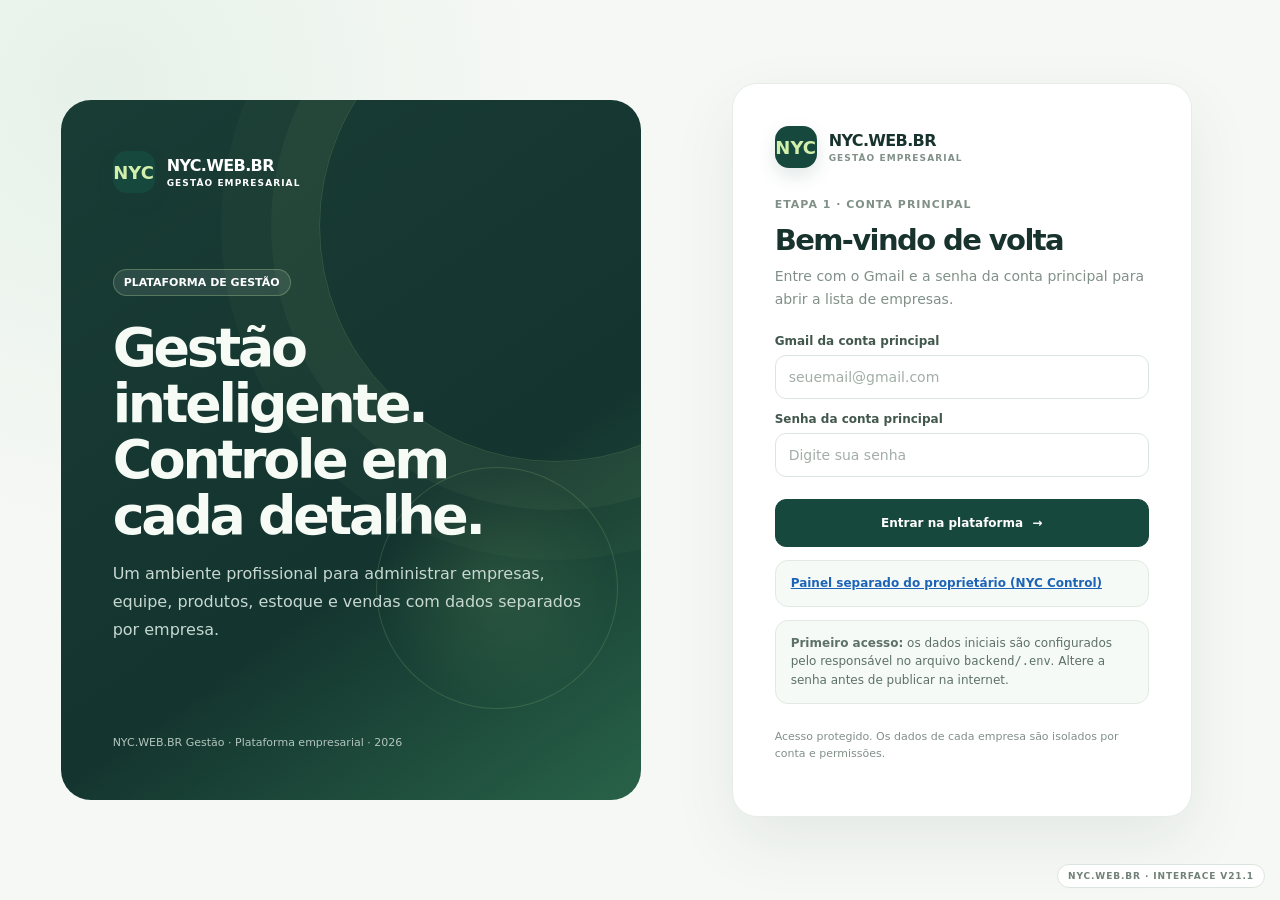
<file: NYC_GESTAO_V21_1/web/index.html>
<!doctype html><html lang="pt-BR"><head><meta charset="utf-8"><link rel="stylesheet" href="design-v21.css?v=21.1"><link rel="stylesheet" href="payment-status.css?v=21.1"><meta name="viewport" content="width=device-width,initial-scale=1,viewport-fit=cover"><meta name="theme-color" content="#163f37"><title>NYC Gestão · V21.1</title></head><body><div id="nyc-build-marker" role="status">NYC.WEB.BR · INTERFACE V21.1</div><div id="app"><div class="boot"><div class="brand-mark">NYC</div><h2>NYC.WEB.BR Gestão</h2><p id="boot-message">Carregando o sistema…</p><p style="max-width:360px;text-align:center;font-size:12px;line-height:1.6">Se esta tela não mudar, inicie pelo arquivo <b>INICIAR_SISTEMA\INICIAR.bat</b> e abra <b>http://127.0.0.1:8000</b>. Não abra este index.html diretamente pelo app Arquivos.</p></div></div><script src="config.js?v=21.1"></script><script src="app.js?v=21.1"></script></body></html>
</file>
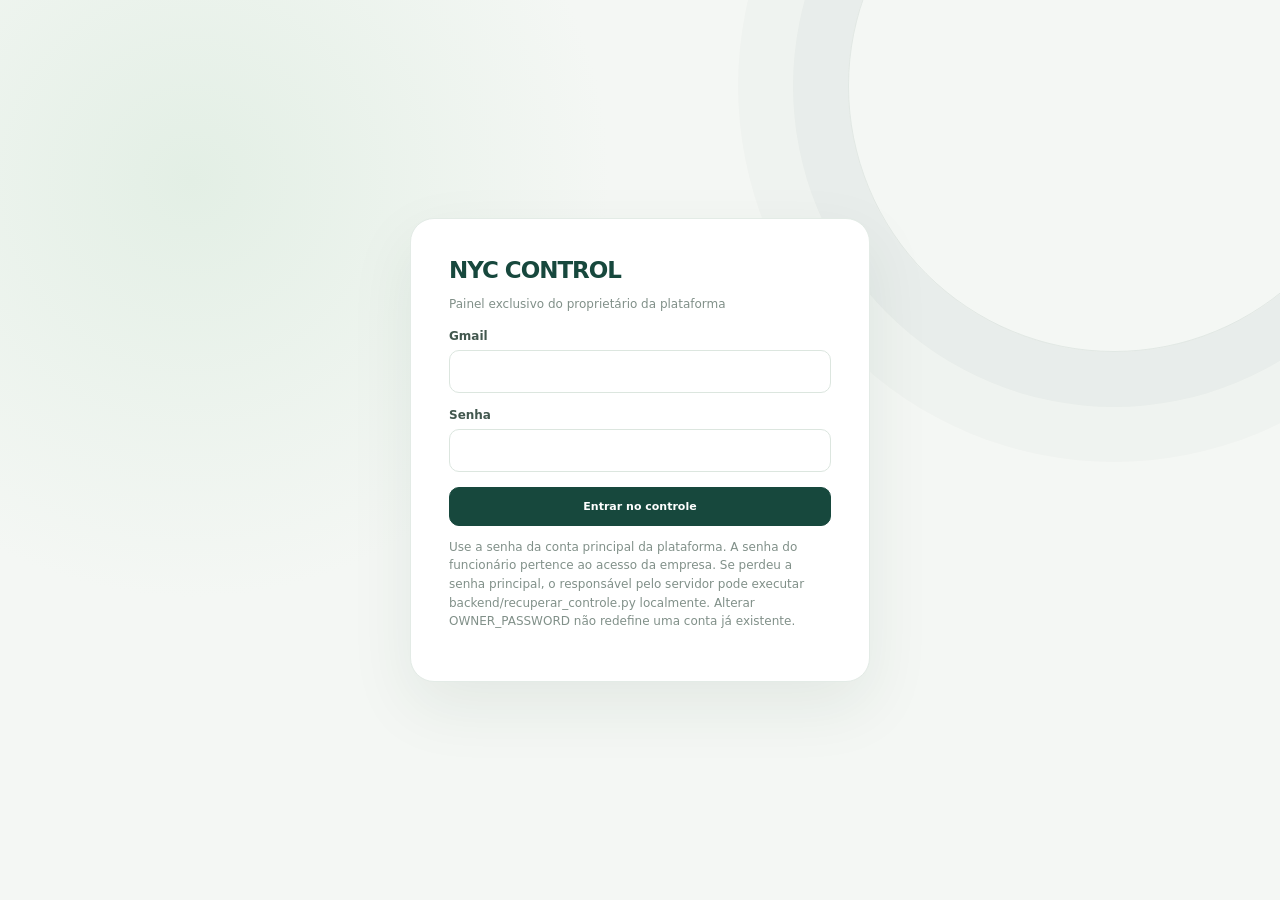
<file: NYC_GESTAO_V21_1/web/controle.html>
<!doctype html><html lang="pt-BR"><head><meta charset="utf-8"><meta name="theme-color" content="#163f37"><meta name="viewport" content="width=device-width,initial-scale=1"><title>NYC Control · V21.1</title><link rel="stylesheet" href="controle-v21.css?v=21.1"></head><body>
<div id="login"><div class="card"><h2>NYC CONTROL</h2><p class="muted">Painel exclusivo do proprietário da plataforma</p><form id="loginForm"><div class="field"><label>Gmail</label><input type="email" name="email" required autocomplete="username"></div><div class="field"><label>Senha</label><input type="password" name="password" required autocomplete="current-password"></div><button style="width:100%">Entrar no controle</button></form><p id="loginError" class="muted" role="alert"></p><p class="muted">Use a senha da conta principal da plataforma. A senha do funcionário pertence ao acesso da empresa. Se perdeu a senha principal, o responsável pelo servidor pode executar backend/recuperar_controle.py localmente. Alterar OWNER_PASSWORD não redefine uma conta já existente.</p></div></div>
<div id="dashboard" class="hidden"><aside><h2>NYC<span style="color:#61a3ff">.</span>CONTROL</h2><small>Administração da plataforma</small><nav><a href="#accounts">Contas e acessos</a><a href="#employees">Funcionários</a><a href="/">Abrir sistema comercial</a></nav></aside><main><div class="top"><div><p class="muted" style="margin:0">PAINEL PRIVADO</p><h1>Controle de acessos</h1><p class="muted">Gerencie Gmail, senhas provisórias e empresas autorizadas.</p></div><button class="ghost" id="logout">Sair</button></div><div class="cards"><div class="card">Contas cadastradas<b id="countAccounts">0</b></div><div class="card">Empresas disponíveis<b id="countCompanies">0</b></div><div class="card">Contas ativas<b id="countActive">0</b></div></div><div id="notice" class="hidden"></div><div id="secret" class="hidden"><strong>Senha provisória — exibida uma única vez</strong><p><code id="secretValue"></code></p><button id="copySecret">Copiar senha</button><button class="ghost" id="hideSecret">Ocultar</button><p class="muted">A senha definitiva do usuário nunca pode ser consultada neste painel. Para recuperar o acesso, gere outra senha provisória.</p></div><div class="grid"><section class="card" id="accounts"><h2>Cadastrar conta Gmail</h2><form id="createForm"><div class="field"><label>Gmail da conta</label><input type="email" name="email" placeholder="usuario@gmail.com" required></div><div class="field"><label>Empresas autorizadas (Ctrl para múltiplas)</label><select id="companiesSelect" multiple size="4"></select></div><button>Cadastrar e gerar senha</button></form></section><section class="card"><h2>Alterar minha senha</h2><form id="changeForm"><div class="field"><label>Senha atual</label><input type="password" name="current_password" required></div><div class="field"><label>Nova senha (mínimo 12 caracteres)</label><input type="password" name="new_password" minlength="12" required></div><button>Salvar nova senha</button></form></section></div><section class="card" style="margin-top:20px"><h2>Contas da plataforma</h2><div class="table"><table><thead><tr><th>Gmail</th><th>Empresas</th><th>Situação</th><th>Ações</th></tr></thead><tbody id="accountsBody"></tbody></table></div></section><section class="card" style="margin-top:20px" id="employees"><h2>Redefinir senha de funcionário</h2><div class="row"><select id="employeeCompany" style="max-width:330px"></select><button id="loadEmployees">Buscar funcionários</button></div><div class="table"><table><thead><tr><th>Funcionário</th><th>Perfil</th><th>Ação</th></tr></thead><tbody id="employeesBody"></tbody></table></div></section></main></div>
<script src="config.js"></script><script>
(()=>{'use strict';const $=s=>document.querySelector(s);let token='',accounts=[],companies=[];const escapeHTML=s=>String(s??'').replace(/[&<>"']/g,c=>({'&':'&amp;','<':'&lt;','>':'&gt;','"':'&quot;','\'':'&#39;'}[c]));async function api(path,method='GET',body){let r=await fetch((window.NYC_CONFIG?.API_URL||'').replace(/\/$/,'')+path,{method,headers:{...(body?{'Content-Type':'application/json'}:{}),...(token?{Authorization:'Bearer '+token}:{})},body:body?JSON.stringify(body):undefined});let j=await r.json();if(!r.ok)throw Error(j.detail||'Erro na solicitação');return j}function notice(s){$('#notice').textContent=s;$('#notice').classList.remove('hidden')}function secret(s){$('#secretValue').textContent=s;$('#secret').classList.remove('hidden')}function ids(){return [...$('#companiesSelect').selectedOptions].map(o=>Number(o.value))}function options(selected=[]){return companies.map(c=>`<option value="${c.id}" ${selected.includes(c.id)?'selected':''}>${escapeHTML(c.name)}</option>`).join('')}async function refresh(){[accounts,companies]=await Promise.all([api('/api/owner/accounts'),api('/api/platform/companies')]);$('#countAccounts').textContent=accounts.length;$('#countCompanies').textContent=companies.length;$('#countActive').textContent=accounts.filter(a=>a.active).length;$('#companiesSelect').innerHTML=options();$('#employeeCompany').innerHTML=options();$('#accountsBody').innerHTML=accounts.map(a=>`<tr><td>${escapeHTML(a.email)} ${a.is_owner?'(proprietário)':''}</td><td>${a.is_owner?'Todas':a.company_ids.map(id=>escapeHTML(companies.find(c=>c.id===id)?.name||id)).join(', ')||'Nenhuma'}</td><td><span class="pill">${a.active?'Ativa':'Bloqueada'}${a.must_change_password?' · Troca pendente':''}</span></td><td><div class="row">${a.is_owner?'':`<button class="ghost" data-action="companies" data-id="${a.id}">Empresas</button><button class="ghost" data-action="reset" data-id="${a.id}">Nova senha</button><button class="danger" data-action="toggle" data-id="${a.id}">${a.active?'Bloquear':'Ativar'}</button>`}</div></td></tr>`).join('')}
$('#loginForm').onsubmit=async e=>{e.preventDefault();let d=Object.fromEntries(new FormData(e.target));try{let r=await api('/api/platform/login','POST',d);if(!r.is_owner)throw Error('Esta conta não é proprietária da plataforma');token=r.access_token;$('#login').classList.add('hidden');$('#dashboard').classList.remove('hidden');if(r.must_change_password){notice('Primeiro acesso: altere sua senha provisória antes de gerenciar contas.');$('#changeForm').scrollIntoView();}else await refresh()}catch(err){$('#loginError').textContent=err.message}};
$('#createForm').onsubmit=async e=>{e.preventDefault();try{let r=await api('/api/owner/accounts','POST',{email:new FormData(e.target).get('email'),company_ids:ids()});secret(r.temporary_password);e.target.reset();await refresh()}catch(err){notice(err.message)}};
$('#changeForm').onsubmit=async e=>{e.preventDefault();try{await api('/api/platform/change-password','POST',Object.fromEntries(new FormData(e.target)));token='';location.reload()}catch(err){notice(err.message)}};
$('#accountsBody').onclick=async e=>{let b=e.target.closest('button[data-action]');if(!b)return;let id=Number(b.dataset.id),a=accounts.find(x=>x.id===id);try{if(b.dataset.action==='reset'){if(!confirm('Gerar nova senha provisória para '+a.email+'?'))return;secret((await api(`/api/owner/accounts/${id}/reset`,'POST')).temporary_password)}if(b.dataset.action==='toggle'){await api(`/api/owner/accounts/${id}/toggle`,'PATCH')}if(b.dataset.action==='companies'){let answer=prompt('IDs das empresas autorizadas, separados por vírgula. Disponíveis: '+companies.map(c=>c.id+'='+c.name).join('; '),a.company_ids.join(','));if(answer===null)return;let ids=answer.trim()?answer.split(',').map(x=>Number(x.trim())):[];await api(`/api/owner/accounts/${id}/companies`,'PUT',{email:a.email,company_ids:ids})}await refresh()}catch(err){notice(err.message)}};
$('#loadEmployees').onclick=async()=>{let cid=Number($('#employeeCompany').value);try{let rows=await api('/api/owner/employees/'+cid);$('#employeesBody').innerHTML=rows.map(e=>`<tr><td>${escapeHTML(e.full_name)} (${escapeHTML(e.username)})</td><td>${escapeHTML(e.role)}</td><td><button class="ghost" data-id="${e.id}" data-company="${cid}">Gerar senha provisória</button></td></tr>`).join('')}catch(err){notice(err.message)}};
$('#employeesBody').onclick=async e=>{let b=e.target.closest('button[data-id]');if(!b)return;try{if(!confirm('Redefinir a senha deste funcionário?'))return;let r=await api('/api/owner/employees/reset','POST',{company_id:Number(b.dataset.company),employee_id:Number(b.dataset.id)});secret(r.temporary_password)}catch(err){notice(err.message)}};
$('#copySecret').onclick=()=>navigator.clipboard.writeText($('#secretValue').textContent).then(()=>notice('Senha copiada.')).catch(()=>notice('Selecione a senha e copie manualmente.'));$('#hideSecret').onclick=()=>$('#secret').classList.add('hidden');$('#logout').onclick=()=>location.reload();})();
</script></body></html>
</file>
<file: NYC_GESTAO_V21_1/web/design-v21.css>
/* NYC Gestão V21.1 · identidade visual */
:root{color-scheme:light;--ink:#18332d;--ink-soft:#4e6459;--muted:#819089;--line:#e3ebe6;--canvas:#f4f7f4;--paper:#fff;--brand:#17483d;--brand2:#25634f;--accent:#c4e99a;--mint:#eaf4ec;--amber:#a86c22;--red:#b84b43;--shadow:0 14px 38px #15382c0c;font-family:Inter,"Segoe UI",ui-sans-serif,system-ui,-apple-system,sans-serif;color:var(--ink);background:var(--canvas);font-synthesis:none;text-rendering:optimizeLegibility}
*{box-sizing:border-box}html{min-width:320px;min-height:100%;background:var(--canvas)}body{margin:0;min-height:100vh;background:var(--canvas);color:var(--ink);font-size:14px;-webkit-font-smoothing:antialiased}button,input,select,textarea{font:inherit}button{color:inherit;cursor:pointer}button:disabled{opacity:.52;cursor:not-allowed}a{color:var(--brand2)}::selection{background:#cce9c0;color:var(--ink)}:focus-visible{outline:3px solid #43825c45;outline-offset:2px}
#nyc-build-marker{position:fixed;right:15px;bottom:12px;z-index:80;padding:6px 10px;border:1px solid #dbe5dd;border-radius:30px;background:#ffffffdf;color:#718078;font-size:9px;font-weight:800;letter-spacing:.1em;backdrop-filter:blur(8px)}#app{min-height:100vh}.boot{min-height:100vh;display:grid;place-content:center;justify-items:center;gap:12px}.boot h2{margin:0;font-size:26px}.boot p{margin:0;color:var(--muted)}.boot-help{max-width:370px;text-align:center;font-size:12px;line-height:1.6}
.v17-brand-mark,.brand-mark{display:grid;place-items:center;width:42px;height:42px;border-radius:14px;background:var(--brand);color:#d3efac;font-size:20px;font-weight:950;box-shadow:0 8px 18px #17483d20}.brand{display:flex;align-items:center;gap:12px}.brand strong{display:block;color:var(--ink);font-size:16px;letter-spacing:-.04em}.brand small{display:block;margin-top:3px;color:var(--muted);font-size:9px;font-weight:800;letter-spacing:.12em}.brand-mark{font-size:18px}
.role-pill,.tag,.pill{display:inline-flex;align-items:center;gap:6px;padding:6px 10px;border-radius:30px;background:var(--mint);color:var(--brand2);font-size:11px;font-weight:800}.tag.low{background:#fff1df;color:#9b5a19}.tag.off{background:#f0eeee;color:#777}.muted,.tiny{color:var(--muted)}.tiny{font-size:11px}.hidden{display:none!important}.error{margin:10px 0;padding:11px 13px;border:1px solid #f0c6c2;border-radius:12px;background:#fff3f1;color:#9e3934;font-size:13px}.hint{padding:13px 15px;border:1px solid #e1eae2;border-radius:13px;background:#f6faf6;color:#5d7168;font-size:12px;line-height:1.55}.empty{display:grid;justify-items:center;gap:7px;padding:40px 18px;color:var(--muted);text-align:center}.empty b{color:var(--ink);font-size:15px}.empty p{max-width:400px;margin:0;font-size:12px}.empty-icon{display:grid;place-items:center;width:42px;height:42px;margin-bottom:6px;border-radius:14px;background:var(--mint);color:var(--brand);font-size:22px}.toast{position:fixed;right:22px;bottom:24px;z-index:1500;max-width:min(420px,calc(100vw - 32px));padding:13px 17px;border:1px solid #d9e8dd;border-radius:14px;background:#fff;color:var(--ink);box-shadow:var(--shadow);font-size:13px;font-weight:700}
.modal-backdrop{position:fixed;inset:0;z-index:1000;display:flex;align-items:center;justify-content:center;padding:18px;background:#122b25a6;backdrop-filter:blur(5px);overflow-y:auto}.modal{width:min(640px,100%);max-height:calc(100dvh - 36px);overflow:auto;padding:24px;border:1px solid var(--line);border-radius:22px;background:#fff;box-shadow:0 28px 90px #10271f70;animation:v17-rise .18s ease-out}.modal .panel-head{margin:-3px 0 10px;padding:0 0 15px;border-bottom:1px solid var(--line)}.modal .panel-head h3{margin:0;font-size:20px;letter-spacing:-.03em}.modal-sub{margin:0 0 19px;color:var(--muted);font-size:12px}.modal .toolbar{margin-top:18px}.company-list{display:grid;gap:10px}.company-choice{display:flex;width:100%;align-items:center;justify-content:space-between;gap:12px;padding:16px;border:1px solid var(--line);border-radius:14px;background:#fff;text-align:left}.company-choice:hover{border-color:#a7c9ad;background:#f7fbf7}.company-choice strong,.company-choice small{display:block}.company-choice small{margin-top:5px;color:var(--muted);font-size:11px}
.auth-shell{min-height:100vh;display:grid;grid-template-columns:minmax(0,1.06fr) minmax(400px,.94fr);gap:clamp(22px,5vw,74px);align-items:center;padding:clamp(22px,4.8vw,70px);background:radial-gradient(circle at 8% 10%,#e6f1e9 0,transparent 32%),#f6f8f5}.auth-art{position:relative;isolation:isolate;display:flex;min-height:min(700px,calc(100vh - 70px));flex-direction:column;justify-content:space-between;overflow:hidden;padding:clamp(30px,4vw,58px);border-radius:30px;background:linear-gradient(145deg,#193c35,#14352f 62%,#286248);color:#f6fbf5}.auth-art:before,.auth-art:after{position:absolute;z-index:-1;content:"";border:1px solid #b7e28d2c;border-radius:50%}.auth-art:before{width:470px;height:470px;right:-150px;top:-110px;box-shadow:0 0 0 48px #b7e28d0c,0 0 0 98px #b7e28d08}.auth-art:after{width:240px;height:240px;right:4%;bottom:13%;background:radial-gradient(circle,#9dd77b20,transparent 70%)}.auth-art .brand strong,.auth-art .brand small{color:#fff}.auth-art .brand strong span{color:#bde796}.auth-art h1{max-width:620px;margin:24px 0 14px;font-size:clamp(34px,4.2vw,62px);line-height:1.04;letter-spacing:-.06em}.auth-art p{max-width:490px;color:#c7d8d1;font-size:16px;line-height:1.75}.auth-art .role-pill{border:1px solid #c1e9a048;background:#b7e28d15;color:#d5efbc}.art-foot{color:#b3c5be;font-size:11px}.auth-card-wrap{display:flex;justify-content:center}.auth-card{width:min(460px,100%);padding:clamp(25px,3.3vw,42px);border:1px solid #e7ece8;border-radius:25px;background:#fff;box-shadow:0 25px 65px #1c3b3014}.auth-card h2{margin:0 0 8px;font-size:29px;letter-spacing:-.055em}.auth-card>.sub{margin:0 0 24px;line-height:1.6}.auth-card>div:first-child{margin-bottom:28px!important}.auth-card .hint{margin-top:13px}.auth-card .tiny{line-height:1.55}
.field{display:flex;min-width:0;flex-direction:column;gap:7px;margin:13px 0}.field label{color:#42574e;font-size:12px;font-weight:750}.field input,.field select,.field textarea,.control{width:100%;min-height:44px;padding:11px 13px;border:1px solid #dce6df;border-radius:11px;background:#fff;color:var(--ink);outline:none;transition:border-color .15s,box-shadow .15s}.field input:focus,.field select:focus,.field textarea:focus,.control:focus{border-color:#6aaa86;box-shadow:0 0 0 3px #3a96621a}.field input::placeholder,.control::placeholder{color:#a2aea7}.field small{color:var(--muted);font-size:11px}.btn{display:inline-flex;min-height:41px;align-items:center;justify-content:center;gap:9px;padding:10px 15px;border:1px solid var(--brand);border-radius:11px;background:var(--brand);color:#fff;font-size:12px;font-weight:800;transition:transform .15s,background .15s,box-shadow .15s}.btn:hover{transform:translateY(-1px);background:#216653;box-shadow:0 6px 16px #17483d22}.btn.light{border-color:#dfe8e1;background:#fff;color:#38534a}.btn.light:hover,.btn.outline:hover{border-color:#9fc5aa;background:#f5faf5}.btn.outline{border-color:#cddbd1;background:transparent;color:#426056}.btn.danger{border-color:#f0d7d4;background:#fff6f4;color:#a6423b}.btn.full{width:100%;margin-top:9px;min-height:48px}.form-grid{display:grid;grid-template-columns:repeat(2,minmax(0,1fr));gap:3px 16px}.form-grid .field{min-width:0}.toolbar{display:flex;align-items:center;gap:9px;flex-wrap:wrap}.toolbar .control{flex:1 1 220px}
.panel,.v17-surface{padding:22px;border:1px solid var(--line);border-radius:19px;background:#fff;box-shadow:0 4px 18px #1a3a2d06}.panel-head{display:flex;align-items:flex-start;justify-content:space-between;gap:15px;margin-bottom:15px}.panel-head h3{margin:0;color:var(--ink);font-size:16px;letter-spacing:-.025em}.panel-head p{margin:6px 0 0;color:var(--muted);font-size:12px;line-height:1.5}
.v17-app-shell{display:grid;grid-template-columns:252px minmax(0,1fr);min-height:100vh}.v17-sidebar{position:sticky;top:0;display:flex;height:100vh;min-height:620px;flex-direction:column;padding:22px 15px 16px;border-right:1px solid #e5ebe6;background:#fff}.v17-brand{display:flex;align-items:center;gap:11px;padding:3px 8px 26px}.v17-brand-mark{display:grid;place-items:center;width:42px;height:42px;flex:0 0 42px;border-radius:14px;background:var(--brand);color:#d3efac;font-size:20px;font-weight:950;box-shadow:0 9px 18px #17483d24}.v17-brand-copy strong{display:block;font-size:15px;letter-spacing:-.045em}.v17-brand-copy strong span{margin-left:4px;color:var(--brand2);font-size:10px;letter-spacing:.08em}.v17-brand-copy small{display:block;margin-top:4px;color:#91a098;font-size:8px;font-weight:800;letter-spacing:.14em}.v17-sidebar-caption{padding:0 10px 8px;color:#a1ada6;font-size:9px;font-weight:850;letter-spacing:.11em}.v17-company-switch{display:grid;grid-template-columns:36px minmax(0,1fr) 14px;align-items:center;gap:10px;width:100%;padding:11px 10px;border:1px solid #e3ebe5;border-radius:14px;background:#f8faf8;text-align:left}.v17-company-switch:hover{border-color:#b8d3c0;background:#f2f8f2}.v17-company-icon{display:grid;place-items:center;width:34px;height:34px;border-radius:11px;background:#e4f1e5;color:var(--brand);font-size:16px}.v17-company-copy{min-width:0}.v17-company-copy small{display:block;color:#819088;font-size:8px;font-weight:850;letter-spacing:.09em}.v17-company-copy strong{display:block;overflow:hidden;margin-top:4px;font-size:11px;text-overflow:ellipsis;white-space:nowrap}.v17-company-chevron{color:#84938b}.v17-menu{display:grid;align-content:start;gap:19px;overflow:auto;margin:26px -2px 18px;padding:0 2px}.v17-nav-group{display:grid;gap:4px}.v17-nav-label{padding:0 11px 6px;color:#9aa69f;font-size:9px;font-weight:850;letter-spacing:.12em}.v17-nav-link{display:grid;grid-template-columns:34px minmax(0,1fr) auto;align-items:center;gap:8px;min-height:42px;padding:5px 9px;border:0;border-radius:11px;background:transparent;color:#5b6b63;text-align:left;font-size:12px;font-weight:680;transition:background .15s,color .15s}.v17-nav-link:hover{background:#f5f8f5;color:var(--brand)}.v17-nav-link.active{background:#eaf4ec;color:#174f3e;font-weight:850}.v17-nav-icon{display:grid;place-items:center;width:31px;height:31px;border-radius:9px;color:#74847b;font-size:17px}.v17-nav-link.active .v17-nav-icon{background:#d9ecdc;color:#1e654b}.v17-nav-arrow{color:#74947d}.v17-sidebar-footer{display:flex;align-items:center;gap:10px;margin-top:auto;padding:14px 4px 0;border-top:1px solid #edf1ee}.v17-user-avatar,.v17-topbar-avatar{display:grid;place-items:center;width:36px;height:36px;flex:0 0 36px;border-radius:12px;background:#e5f1e5;color:#245840;font-size:11px;font-weight:900}.v17-user-copy{min-width:0;flex:1}.v17-user-copy strong{display:block;overflow:hidden;font-size:11px;text-overflow:ellipsis;white-space:nowrap}.v17-user-copy small{display:block;margin-top:4px;color:#89968f;font-size:10px}.v17-sidebar-footer>button{display:grid;place-items:center;width:32px;height:32px;border:1px solid #e5ebe6;border-radius:10px;background:#fff;color:#76877d;font-size:15px}.v17-sidebar-footer>button:hover{background:#f2f7f2;color:var(--brand)}
.v17-main-area{display:flex;min-width:0;min-height:100vh;flex-direction:column}.v17-topbar{position:sticky;top:0;z-index:30;display:flex;min-height:76px;align-items:center;justify-content:space-between;gap:18px;padding:12px clamp(20px,3vw,42px);border-bottom:1px solid #e7ece8;background:#fffffff2;backdrop-filter:blur(16px)}.v17-topbar-context{color:#8b9991;font-size:10px;font-weight:720}.v17-topbar-context span{padding:0 4px;color:#c0cbc3}.v17-topbar-title h2{margin:4px 0 0;font-size:17px;letter-spacing:-.035em}.v17-topbar-actions{display:flex;align-items:center;gap:12px}.v17-live-status{display:flex;align-items:center;gap:7px;padding:8px 10px;border:1px solid #e5ece5;border-radius:30px;background:#fbfdfb;color:#718078;font-size:10px;font-weight:750}.v17-live-status i,.v17-hero-kicker i{width:7px;height:7px;border-radius:50%;background:#70b982;box-shadow:0 0 0 3px #70b98220}.v17-refresh{display:flex;min-height:37px;align-items:center;gap:7px;padding:8px 12px;border:1px solid #e2eae3;border-radius:10px;background:#fff;color:#4f665b;font-size:11px;font-weight:750}.v17-refresh:hover{background:#f2f8f2}.v17-topbar-avatar{width:34px;height:34px;flex-basis:34px;border-radius:50%;background:var(--brand);color:#e1f4ce}.v17-content{width:100%;max-width:1680px;flex:1;margin:0 auto;padding:27px clamp(20px,3vw,42px) 34px}.v17-footer{display:flex;justify-content:space-between;gap:12px;padding:15px clamp(20px,3vw,42px) 20px;color:#9aa59f;font-size:10px}.v17-bottom-nav{display:none}.v17-page-heading{display:flex;align-items:flex-end;justify-content:space-between;gap:22px;margin:0 0 23px}.v17-page-heading h1{margin:5px 0 6px;font-size:clamp(23px,2vw,29px);letter-spacing:-.055em}.v17-page-heading p{max-width:700px;margin:0;color:#74837b;font-size:12px;line-height:1.55}.v17-page-kicker{display:block;color:#789184;font-size:9px;font-weight:850;letter-spacing:.13em}.v17-page-actions{display:flex;align-items:center;justify-content:flex-end;gap:8px;flex-wrap:wrap}.welcome{display:flex;align-items:flex-end;justify-content:space-between;gap:18px;margin-bottom:24px}.welcome h1{margin:0 0 6px;font-size:27px;letter-spacing:-.05em}.welcome p{margin:0;color:var(--muted);font-size:12px}.grid{display:grid;grid-template-columns:repeat(2,minmax(0,1fr));gap:16px}.grid.stats{grid-template-columns:repeat(4,minmax(0,1fr));margin-bottom:16px}.stat{min-width:0;padding:18px;border:1px solid var(--line);border-radius:17px;background:#fff}.stat-top{display:flex;align-items:center;justify-content:space-between;gap:10px;color:#74837b;font-size:11px}.stat-icon{display:grid;place-items:center;width:32px;height:32px;border-radius:10px;background:#e8f3e9;color:#28674c}.stat>strong{display:block;margin:13px 0 4px;color:#19392d;font-size:24px;letter-spacing:-.045em}.stat>small{color:#87958d;font-size:10px}
.v17-dashboard{display:grid;gap:23px}.v17-hero{position:relative;isolation:isolate;display:grid;grid-template-columns:minmax(0,1.2fr) minmax(230px,.8fr);min-height:250px;overflow:hidden;padding:32px 34px;border-radius:23px;background:linear-gradient(120deg,#173c34,#1c5142 60%,#357a55);color:#f7fcf4;box-shadow:0 18px 38px #193e3023}.v17-hero:after{position:absolute;z-index:-1;right:25%;top:-110px;width:350px;height:350px;border:1px solid #c9e9a72c;border-radius:50%;box-shadow:0 0 0 42px #c9e9a70b,0 0 0 86px #c9e9a708;content:""}.v17-hero-copy{position:relative;z-index:1;align-self:center}.v17-hero-kicker{display:flex;align-items:center;gap:8px;color:#c5dcca;font-size:9px;font-weight:850;letter-spacing:.13em}.v17-hero h1{margin:13px 0 7px;color:#fff;font-size:clamp(29px,3.2vw,40px);letter-spacing:-.055em}.v17-hero-copy>p{margin:0;color:#cfddd4;font-size:12px}.v17-hero-actions{display:flex;gap:9px;margin-top:20px}.v17-primary-action,.v17-secondary-action{display:inline-flex;min-height:42px;align-items:center;gap:10px;padding:10px 15px;border:1px solid transparent;border-radius:11px;font-size:11px;font-weight:850}.v17-primary-action{background:var(--accent);color:#1d4534}.v17-primary-action:hover{background:#d4f3aa}.v17-primary-action b{margin-left:8px;font-size:15px}.v17-secondary-action{border-color:#ffffff4b;background:#ffffff0e;color:#f5fff4}.v17-secondary-action:hover{background:#ffffff1c}.v17-date-line{display:block;margin-top:16px;color:#b8cdc1;font-size:10px;text-transform:capitalize}.v17-hero-visual{position:relative;display:grid;place-items:center;min-height:170px}.v17-orbit{position:absolute;width:190px;height:190px;border:1px solid #c7e9ae30;border-radius:50%}.v17-orbit-two{width:145px;height:145px;border-color:#c7e9ae25}.v17-hero-summary{position:relative;z-index:1;width:min(100%,250px);padding:18px 20px;border:1px solid #e6f1df35;border-radius:17px;background:#ffffff14;box-shadow:0 16px 36px #102a1c20;backdrop-filter:blur(10px)}.v17-hero-summary>span{display:block;color:#d1e3d7;font-size:9px;font-weight:800;letter-spacing:.1em}.v17-hero-summary>strong{display:block;margin:8px 0 10px;color:#fff;font-size:30px;letter-spacing:-.05em}.v17-hero-summary>div{display:flex;align-items:center;gap:7px;color:#d7e5da;font-size:10px}.v17-hero-summary>div i{width:6px;height:6px;border-radius:50%;background:#c4e992}
.v17-kpi-grid{display:grid;grid-template-columns:repeat(4,minmax(0,1fr));gap:13px}.v17-kpi{display:flex;min-width:0;align-items:flex-start;gap:12px;padding:17px 15px;border:1px solid var(--line);border-radius:16px;background:#fff}.v17-kpi-icon{display:grid;place-items:center;width:36px;height:36px;flex:0 0 36px;border-radius:12px;background:#e8f3e9;color:#26634a;font-size:15px;font-weight:850}.v17-kpi-icon.amber{background:#fbf0df;color:#a56c22}.v17-kpi-icon.slate{background:#e9eff0;color:#4c6865}.v17-kpi-icon.violet{background:#f0ebf8;color:#73559a;font-size:10px}.v17-kpi>div{min-width:0}.v17-kpi small,.v17-kpi span{display:block}.v17-kpi small{color:#76857d;font-size:10px}.v17-kpi strong{display:block;overflow:hidden;margin:6px 0 4px;color:#1a382d;font-size:21px;letter-spacing:-.045em;text-overflow:ellipsis}.v17-kpi>div>span{color:#9aa59f;font-size:9px}.v17-section-block{display:grid;gap:12px}.v17-section-heading{display:flex;align-items:flex-end;justify-content:space-between}.v17-section-heading>div>span,.v17-surface-heading>div>span{color:#7b9383;font-size:9px;font-weight:850;letter-spacing:.13em}.v17-section-heading h2{margin:5px 0 0;font-size:18px;letter-spacing:-.04em}.v17-shortcuts-grid{display:grid;grid-template-columns:repeat(4,minmax(0,1fr));gap:11px}.v17-shortcut-card{display:flex;min-height:76px;align-items:center;gap:11px;padding:13px;border:1px solid var(--line);border-radius:15px;background:#fff;text-align:left;transition:transform .15s,border-color .15s,box-shadow .15s}.v17-shortcut-card:hover{transform:translateY(-2px);border-color:#b7d1bd;box-shadow:0 10px 22px #1c46310b}.v17-shortcut-icon{display:grid;place-items:center;width:37px;height:37px;flex:0 0 37px;border-radius:12px;background:#e8f3e9;color:#276348;font-size:17px}.v17-shortcut-icon.mint{background:#e8f2ec}.v17-shortcut-icon.sand{background:#f7efdf;color:#a37a36}.v17-shortcut-icon.lilac{background:#f0edf8;color:#76619d}.v17-shortcut-card>span:nth-child(2){min-width:0;flex:1}.v17-shortcut-card strong,.v17-shortcut-card small{display:block}.v17-shortcut-card strong{overflow:hidden;color:#30463a;font-size:11px;text-overflow:ellipsis;white-space:nowrap}.v17-shortcut-card small{margin-top:5px;color:#89968f;font-size:9px}.v17-shortcut-card>b{color:#92a398;font-size:15px}
.v17-lower-grid{display:grid;grid-template-columns:minmax(0,1.2fr) minmax(275px,.8fr);gap:14px}.v17-surface{padding:20px}.v17-surface-heading{display:flex;align-items:flex-start;justify-content:space-between;gap:15px;margin-bottom:13px}.v17-surface-heading h3{margin:5px 0 4px;font-size:16px;letter-spacing:-.035em}.v17-surface-heading p{margin:0;color:#89968f;font-size:10px}.v17-inline-link{border:0;background:transparent;color:#326c50;font-size:10px;font-weight:850;white-space:nowrap}.v17-inline-link span{padding-left:4px}.v17-all-good{display:flex;align-items:center;gap:12px;padding:20px 5px}.v17-all-good>span{display:grid;place-items:center;width:34px;height:34px;border-radius:11px;background:#e5f4e8;color:#2b7b4e;font-size:17px;font-weight:900}.v17-all-good strong{color:#315143;font-size:12px}.v17-all-good p{margin:4px 0 0;color:#89968f;font-size:10px}.v17-routine{display:flex;flex-direction:column}.v17-routine-step{display:grid;grid-template-columns:34px minmax(0,1fr) 20px;align-items:center;gap:10px;padding:12px 0;border-top:1px solid #edf1ee}.v17-routine-step>b{color:#88a092;font-size:10px;font-weight:900}.v17-routine-step strong,.v17-routine-step small{display:block}.v17-routine-step strong{color:#3c5147;font-size:11px}.v17-routine-step small{margin-top:4px;color:#94a098;font-size:9px}.v17-routine-step>i{color:#8aa48f;font-style:normal}
.v17-products-page{display:grid;gap:16px}.v17-inventory-kpis{display:grid;grid-template-columns:repeat(4,minmax(0,1fr));gap:10px}.v17-inventory-kpis>article{display:flex;min-height:70px;flex-direction:column;justify-content:center;gap:5px;padding:13px 15px;border:1px solid var(--line);border-radius:14px;background:#fff}.v17-inventory-kpis>article>span{color:#829087;font-size:10px}.v17-inventory-kpis>article>strong{color:#233e32;font-size:18px;letter-spacing:-.03em}.v17-inventory-kpis>article>strong.v17-warning-text{color:#ad6b20}.v17-inventory-kpis>.v17-inventory-note{flex-direction:row;align-items:center;gap:11px;background:#f5f9f5}.v17-inventory-note>span{display:grid;place-items:center;width:35px;height:35px;border-radius:11px;background:#e5f1e6;color:#285c43;font-size:17px}.v17-inventory-note>div strong,.v17-inventory-note>div small{display:block}.v17-inventory-note>div strong{color:#41574b;font-size:10px}.v17-inventory-note>div small{margin-top:4px;color:#89968f;font-size:9px}.v17-catalog-panel{padding:0;overflow:hidden}.v17-panel-intro{padding:20px 21px 13px}.v17-panel-intro h2{margin:5px 0;color:#233e32;font-size:17px;letter-spacing:-.035em}.v17-panel-intro p{margin:0;color:#849189;font-size:10px}.v17-product-toolbar{padding:12px 20px;border-top:1px solid #edf1ee;border-bottom:1px solid #edf1ee;background:#fafcf9}.v17-product-toolbar .btn{min-height:37px;padding:8px 10px;font-size:10px}.v17-search-control{position:relative;display:flex;min-width:200px;flex:1 1 270px;align-items:center}.v17-search-control>span{position:absolute;left:12px;color:#8b9a91;font-size:20px}.v17-search-control input{padding-left:37px;background:#fff}.v17-result-count{display:block;padding:11px 20px 0}.v17-sku{color:#677b70;font-size:10px;font-weight:800}.v17-price{color:#315d44;font-weight:800}.v17-excel-panel{display:grid;grid-template-columns:44px minmax(0,1fr) auto;align-items:start;gap:15px}.v17-excel-icon{display:grid;place-items:center;width:42px;height:42px;border-radius:13px;background:#e6f2e8;color:#246546;font-size:20px}.v17-excel-copy h3{margin:5px 0;font-size:15px}.v17-excel-copy>p{margin:0 0 10px;color:#7d8c83;font-size:10px;line-height:1.5}.v17-excel-copy .hint{padding:9px 11px;font-size:10px}.v17-excel-actions{display:flex;flex-wrap:wrap;justify-content:flex-end;gap:7px}.v17-excel-actions .btn{font-size:10px}
.table-wrap,.table{width:100%;overflow:auto;border-radius:12px}table{width:100%;border-collapse:collapse;font-size:11px}thead th{padding:11px 13px;background:#f6f9f6;color:#7d8c83;text-align:left;font-size:9px;font-weight:850;letter-spacing:.07em;text-transform:uppercase;white-space:nowrap}tbody td{padding:12px 13px;border-bottom:1px solid #edf1ee;color:#52645a;vertical-align:middle}tbody tr:last-child td{border-bottom:0}tbody tr:hover{background:#fafcf9}td.product-name{color:#293f34;font-weight:750}.table-wrap button.btn{min-height:31px;padding:6px 9px;font-size:10px}
.pdv12-screen{min-height:100vh;background:#f0f4f0}.pdv12-screen #app{min-height:100vh}.pdv12-workspace{width:100%;max-width:1700px;min-height:100vh;margin:0 auto;padding:18px clamp(12px,2.2vw,32px) 34px}.pdv12-workspace #page-content{min-width:0}.pdv17-top{display:flex;align-items:center;justify-content:space-between;gap:18px;margin-bottom:12px;padding:15px 20px;border:1px solid #214f40;border-radius:17px;background:linear-gradient(110deg,#173d34,#245e49);color:#fff;box-shadow:0 12px 28px #1b45331e}.pdv11-top>div:first-child>b{display:block;font-size:22px;letter-spacing:-.06em}.pdv11-top b span{color:#bee898}.pdv11-top small{display:block;margin-top:3px;color:#c1d5c7;font-size:8px;font-weight:800;letter-spacing:.15em}.pdv11-top-actions{display:flex;align-items:center;gap:10px;color:#e2eee4;font-size:10px}.pdv12-mode{padding:6px 9px;border:1px solid #ffffff31;border-radius:30px;background:#ffffff10;color:#d0e8c7;font-size:8px;font-weight:850;letter-spacing:.08em}.pdv11-top-actions button{min-height:34px;padding:8px 11px;border:1px solid #ffffff50;border-radius:9px;background:#ffffff0d;color:#fff;font-size:10px;font-weight:750}.pdv11-top-actions button:hover{background:#ffffff1b}.pdv11-shortcuts{display:flex;align-items:center;gap:6px;overflow:auto;margin-bottom:18px;padding:8px 10px;border:1px solid #e2eae3;border-radius:13px;background:#fff;scrollbar-width:thin}.pdv11-shortcuts>strong{padding:0 7px;color:#91a098;font-size:8px;letter-spacing:.1em;white-space:nowrap}.pdv11-shortcuts button{display:flex;align-items:center;gap:5px;flex:0 0 auto;padding:6px 7px;border:0;border-radius:8px;background:transparent;color:#5c7064;font-size:9px;font-weight:700}.pdv11-shortcuts button:hover{background:#eff6ef}.pdv11-shortcuts kbd{padding:3px 5px;border:1px solid #e0e9e1;border-radius:5px;background:#f6f8f5;color:#41644c;font-family:inherit;font-size:8px;font-weight:850}
.pdv10-header{display:flex;align-items:flex-end;justify-content:space-between;gap:16px;margin:0 2px 15px}.pdv10-eyebrow{color:#7a9282;font-size:9px;font-weight:850;letter-spacing:.12em}.pdv10-header h2{margin:5px 0 4px;color:#1b352a;font-size:25px;letter-spacing:-.05em}.pdv10-header p{margin:0;color:#839088;font-size:10px}.pdv10-status{display:flex;align-items:center;gap:7px;padding:8px 11px;border:1px solid #dfeadf;border-radius:30px;background:#fbfdfb;color:#587660;font-size:9px;font-weight:800;white-space:nowrap}.pdv10-dot{width:7px;height:7px;border-radius:50%;background:#70b77e;box-shadow:0 0 0 3px #70b71d22}.pdv10-layout{display:grid;grid-template-columns:minmax(0,1.35fr) minmax(330px,.78fr);align-items:start;gap:14px}.pdv10-card{min-width:0;padding:18px;border:1px solid var(--line);border-radius:17px;background:#fff;box-shadow:0 5px 18px #173b2c08}.pdv10-order{position:sticky;top:12px;max-height:calc(100vh - 24px);overflow-y:auto}.pdv10-cardtitle{display:flex;align-items:center;justify-content:space-between;gap:10px;margin-bottom:13px}.pdv10-cardtitle strong{color:#2a4437;font-size:13px;letter-spacing:-.02em}.pdv10-cardtitle>span{color:#83928a;font-size:9px}.pdv10-link{border:0;background:transparent;color:#5a8464;font-size:9px;font-weight:800}.pdv10-search{display:flex;align-items:center;gap:9px;margin-bottom:10px;padding:0 12px;border:1px solid #dfe8e1;border-radius:11px;background:#fbfdfb}.pdv10-search>span{color:#899b8d;font-size:20px}.pdv10-search input{width:100%;min-height:43px;border:0;outline:none;background:transparent;color:var(--ink);font-size:11px}.pdv10-scan{display:grid;grid-template-columns:minmax(130px,1fr) auto auto;align-items:end;gap:7px;margin-bottom:13px;padding:11px;border:1px dashed #cbdacb;border-radius:12px;background:#f8fbf8}.pdv10-scan .field{margin:0}.pdv10-scan .field label{font-size:9px}.pdv10-scan .field input{min-height:37px;padding:8px 10px;font-size:10px}.pdv10-scan .btn{min-height:36px;padding:7px 9px;font-size:9px}.pdv13-favorites{display:flex;align-items:flex-start;gap:9px;margin:10px 0;color:#8c783e;font-size:9px}.pdv13-favorites>strong{padding-top:7px;white-space:nowrap}.pdv13-favorites>div{display:flex;flex-wrap:wrap;gap:5px}.pdv13-favorites button{padding:5px 8px;border:1px solid #f0e3bf;border-radius:20px;background:#fffaf0;color:#866b35;font-size:9px}.pdv10-products{display:grid;grid-template-columns:repeat(2,minmax(0,1fr));gap:7px;max-height:min(44vh,490px);overflow:auto;padding:3px 2px 8px}.pdv10-product{display:grid;grid-template-columns:34px minmax(0,1fr) auto 22px;align-items:center;gap:8px;min-height:62px;padding:8px;border:1px solid #e5ece6;border-radius:12px;background:#fff;text-align:left;transition:border-color .15s,background .15s,transform .15s}.pdv10-product:hover{transform:translateY(-1px);border-color:#a7c8ad;background:#f9fcf8}.pdv10-producticon{display:grid;place-items:center;width:32px;height:32px;border-radius:10px;background:#eaf4ec;color:#36714d}.pdv10-productbody{min-width:0}.pdv10-productbody strong{display:block;overflow:hidden;color:#334a3d;font-size:10px;text-overflow:ellipsis;white-space:nowrap}.pdv10-productbody small{display:block;overflow:hidden;margin-top:4px;color:#919d95;font-size:8px;text-overflow:ellipsis;white-space:nowrap}.pdv10-product>b{color:#315f43;font-size:10px;white-space:nowrap}.pdv10-plus{display:grid;place-items:center;width:21px;height:21px;border-radius:7px;background:#e9f3e8;color:#3d7551;font-size:15px;font-weight:750}.pdv10-empty{grid-column:1/-1;padding:26px;color:#8b9990;text-align:center;font-size:10px}.pdv10-manual{display:grid;grid-template-columns:minmax(0,1fr) 100px auto;align-items:end;gap:8px;margin-top:7px;padding-top:13px;border-top:1px solid #edf1ee}.pdv10-manual .field{margin:0}.pdv10-manual .field label{font-size:9px}.pdv10-manual .field input,.pdv10-manual .field select{min-height:38px;padding:8px;font-size:10px}.pdv10-manual .btn{min-height:38px;padding:8px;font-size:9px}
.pdv10-cart{min-height:110px}.pdv10-items{display:grid;gap:7px;max-height:31vh;overflow:auto}.pdv10-item{padding:11px 12px;border:1px solid #e6ece7;border-radius:12px;background:#fbfdfb}.pdv10-itemtop,.pdv10-itembottom{display:flex;align-items:center;justify-content:space-between;gap:10px}.pdv10-itemtop strong{overflow:hidden;color:#32483b;font-size:10px;text-overflow:ellipsis;white-space:nowrap}.pdv10-remove{width:23px;height:23px;border:0;border-radius:7px;background:#fff0ee;color:#b24c43;font-size:15px}.pdv10-itembottom{margin-top:8px;color:#64756b;font-size:10px}.pdv10-qty{display:flex;align-items:center;gap:8px}.pdv10-qty button{display:grid;place-items:center;width:24px;height:24px;border:1px solid #e1e9e2;border-radius:7px;background:#fff;color:#42644c;font-size:14px}.pdv10-totals{display:grid;gap:8px;margin:13px 0;padding:12px 0;border-top:1px solid #e8eee9;border-bottom:1px solid #e8eee9}.pdv10-totals>div{display:flex;justify-content:space-between;gap:12px;color:#738279;font-size:10px}.pdv10-totals .pdv10-total{align-items:center;color:#203a2e}.pdv10-total strong{font-size:14px}.pdv10-total strong:last-child{font-size:21px;letter-spacing:-.04em}.pdv10-payment{margin:12px 0}.pdv10-payment>label{display:block;margin-bottom:7px;color:#52665a;font-size:10px;font-weight:800}.pdv11-pay-grid{display:grid;grid-template-columns:repeat(2,minmax(0,1fr));gap:7px;margin-bottom:10px}.pdv11-pay-grid button{display:flex;align-items:center;justify-content:space-between;gap:6px;min-height:38px;padding:8px 9px;border:1px solid #e2eae3;border-radius:10px;background:#fff;color:#53665b;font-size:9px;font-weight:750}.pdv11-pay-grid button.selected,.pdv11-pay-grid button:hover{border-color:#81b38c;background:#eef7ee;color:#245a3e}.pdv11-pay-grid kbd{font-size:8px;color:#8ca293}.pdv10-payment select,.pdv10-cash input{width:100%;min-height:39px;padding:8px 10px;border:1px solid #e1e9e2;border-radius:10px;background:#fff;color:#344b3c;font-size:10px}.pdv10-cash label{display:block;margin:8px 0 5px;color:#6c7c72;font-size:9px}.pdv10-change{margin-top:6px;color:#64816c;font-size:9px}.pdv10-print{display:flex;align-items:center;gap:8px;margin:12px 0;color:#76857b;font-size:9px}.pdv10-finish{width:100%;min-height:46px;border-radius:12px;background:#1d674c;font-size:11px}.pdv10-hint{display:block;margin:9px 0 0;color:#91a097;text-align:center;font-size:9px}.pdv10-history{margin-top:15px}.pdv10-history .table-wrap{max-height:300px}.pdv11-full{overflow:hidden}.pdv11-full .pdv12-workspace{max-width:none;padding:8px 16px}.pdv11-full .pdv11-shortcuts{position:sticky;top:0;z-index:15}.pdv11-full .pdv10-order{top:54px}
.modal #checkout-split-fields{padding:12px;border:1px solid #e5ece6;border-radius:12px;background:#f8fbf8}.modal #checkout-pix{margin:13px 0}.modal #checkout-pix img{display:block;width:min(250px,100%);height:auto;margin:12px auto;padding:8px;border:1px solid #e5ece6;border-radius:12px;background:#fff}.modal #checkout-pix textarea{min-height:86px;font:10px ui-monospace,Consolas,monospace}.modal #checkout-confirm{width:100%;min-height:46px;margin-top:9px}.modal #checkout-error{color:#ad4640;font-size:12px}.modal #pix-manual{accent-color:#367c50}
@keyframes v17-rise{from{opacity:0;transform:translateY(5px)}to{opacity:1;transform:translateY(0)}}
@media(max-width:1240px){.v17-app-shell{grid-template-columns:226px minmax(0,1fr)}.v17-sidebar{padding-inline:12px}.v17-content{padding-inline:22px}.v17-kpi-grid,.grid.stats{grid-template-columns:repeat(2,minmax(0,1fr))}.v17-shortcuts-grid{grid-template-columns:repeat(2,minmax(0,1fr))}.pdv10-layout{grid-template-columns:minmax(0,1.1fr) minmax(310px,.9fr)}}
@media(max-width:960px){.v17-app-shell{display:block}.v17-sidebar{display:none}.v17-topbar{min-height:66px;padding:10px 18px}.v17-topbar-context{font-size:9px}.v17-topbar-title h2{font-size:15px}.v17-content{padding:20px 17px 96px}.v17-footer{padding:12px 18px 94px}.v17-bottom-nav{position:fixed;z-index:70;right:12px;bottom:max(10px,env(safe-area-inset-bottom));left:12px;display:grid;grid-template-columns:repeat(5,minmax(0,1fr));gap:2px;padding:7px;border:1px solid #e2eae3;border-radius:18px;background:#fffffff5;box-shadow:0 13px 40px #17392b20;backdrop-filter:blur(16px)}.v17-bottom-nav button{display:grid;justify-items:center;gap:3px;min-height:48px;padding:6px 3px;border:0;border-radius:12px;background:transparent;color:#728279}.v17-bottom-nav button>span{font-size:16px}.v17-bottom-nav button small{font-size:8px;font-weight:750}.v17-bottom-nav button.active{background:#eaf4ec;color:#20563f}.v17-topbar-actions{gap:8px}.v17-live-status{display:none}.v17-topbar-avatar{width:31px;height:31px;flex-basis:31px}.v17-hero{min-height:220px}.v17-lower-grid{grid-template-columns:1fr}.v17-inventory-kpis{grid-template-columns:repeat(2,minmax(0,1fr))}.auth-shell{grid-template-columns:1fr;gap:16px;padding:16px}.auth-art{min-height:220px;padding:25px;border-radius:22px}.auth-art h1{max-width:620px;margin:12px 0 7px;font-size:29px}.auth-art p{margin:0;font-size:12px}.auth-art .art-foot{display:none}.auth-art:before{width:300px;height:300px;right:-110px;top:-155px}.auth-card-wrap{padding-bottom:12px}.auth-card{width:min(530px,100%)}.pdv12-workspace{padding:12px 12px 24px}.pdv10-layout{grid-template-columns:1fr}.pdv10-order{position:static;max-height:none}.pdv10-products{max-height:360px}}
@media(max-width:640px){#nyc-build-marker{display:none}.v17-topbar{min-height:61px;padding:9px 13px}.v17-topbar-context{display:none}.v17-topbar-title h2{margin:0;font-size:15px}.v17-refresh{width:34px;min-height:34px;justify-content:center;padding:7px}.v17-refresh span{display:none}.v17-content{padding:15px 12px 92px}.v17-page-heading{align-items:flex-start;flex-direction:column;gap:12px;margin-bottom:16px}.v17-page-heading h1{font-size:24px}.v17-page-actions{width:100%;justify-content:flex-start}.v17-page-actions .btn{flex:1}.v17-hero{grid-template-columns:1fr;min-height:0;padding:22px 20px}.v17-hero h1{font-size:30px}.v17-hero-visual{display:none}.v17-hero-actions{margin-top:15px}.v17-date-line{margin-top:12px}.v17-kpi-grid{gap:8px}.v17-kpi{gap:9px;padding:12px 10px}.v17-kpi-icon{width:31px;height:31px;flex-basis:31px;border-radius:10px;font-size:12px}.v17-kpi small{font-size:9px}.v17-kpi strong{font-size:17px}.v17-kpi>div>span{font-size:8px}.v17-shortcuts-grid{gap:7px}.v17-shortcut-card{min-height:68px;gap:8px;padding:9px}.v17-shortcut-icon{width:31px;height:31px;flex-basis:31px}.v17-shortcut-card strong{font-size:9px}.v17-shortcut-card small{font-size:8px}.v17-surface,.panel{padding:15px;border-radius:15px}.v17-surface-heading{flex-direction:column;gap:8px}.v17-inline-link{padding:0}.v17-inventory-kpis{gap:7px}.v17-inventory-kpis>article{min-height:62px;padding:10px}.v17-inventory-kpis>article>span{font-size:9px}.v17-inventory-kpis>article>strong{font-size:16px}.v17-inventory-kpis .v17-inventory-note{grid-column:1/-1}.v17-excel-panel{grid-template-columns:36px minmax(0,1fr);gap:10px;padding:14px}.v17-excel-icon{width:34px;height:34px}.v17-excel-actions{grid-column:1/-1;justify-content:flex-start}.v17-product-toolbar{padding:10px;gap:6px}.v17-product-toolbar .btn{flex:1 1 auto}.v17-search-control{flex-basis:100%}.table-wrap table{min-width:650px}.v17-page-heading .v17-page-actions .btn{width:100%}.form-grid,.grid,.grid.stats{grid-template-columns:1fr}.welcome{align-items:flex-start;flex-direction:column}.welcome h1{font-size:23px}.modal-backdrop{align-items:flex-end;padding:8px}.modal{width:100%;max-height:calc(100dvh - 16px);padding:18px;border-radius:20px 20px 15px 15px}.pdv12-workspace{padding:8px 9px 18px}.pdv17-top{align-items:flex-start;padding:12px;border-radius:14px}.pdv11-top>div:first-child>b{font-size:19px}.pdv11-top-actions{flex-wrap:wrap;justify-content:flex-end;gap:6px;font-size:9px}.pdv12-mode{display:none}.pdv11-top-actions button{font-size:9px}.pdv11-shortcuts{margin-bottom:13px;padding:6px}.pdv11-shortcuts>strong{display:none}.pdv10-header{align-items:flex-start;flex-direction:column;gap:8px;margin-bottom:11px}.pdv10-header h2{font-size:22px}.pdv10-layout{gap:10px}.pdv10-card{padding:13px;border-radius:14px}.pdv10-cardtitle strong{font-size:12px}.pdv10-scan{grid-template-columns:minmax(0,1fr) auto;gap:6px}.pdv10-scan>.field{grid-column:1/-1}.pdv10-products{grid-template-columns:1fr;max-height:300px}.pdv10-product{min-height:57px}.pdv10-manual{grid-template-columns:minmax(0,1fr) 80px}.pdv10-manual .btn{grid-column:1/-1;width:100%}.pdv10-total strong:last-child{font-size:19px}.pdv11-pay-grid{gap:6px}.auth-shell{padding:9px;gap:10px}.auth-art{min-height:190px;padding:20px;border-radius:18px}.auth-art h1{font-size:24px}.auth-art .brand-mark{width:36px;height:36px}.auth-card{padding:22px 17px;border-radius:18px}.auth-card h2{font-size:25px}.auth-card>div:first-child{margin-bottom:19px!important}.toast{right:12px;bottom:76px}}
@media(prefers-reduced-motion:reduce){*,*::before,*::after{scroll-behavior:auto!important;animation-duration:.01ms!important;transition-duration:.01ms!important}}
@media print{#nyc-build-marker,.v17-sidebar,.v17-topbar,.v17-bottom-nav,.toast{display:none!important}.v17-app-shell{display:block}.v17-content{max-width:none;padding:0}.panel,.v17-surface{box-shadow:none}}
</file>
<file: NYC_GESTAO_V21_1/web/payment-status.css>
.pix-manual-status{display:grid;gap:8px;margin:13px 0;padding:14px;border:1px solid #e7c77f;border-radius:12px;background:#fff8e8;color:#674d18;font-size:13px;line-height:1.55}
.pix-manual-status strong{color:#795400;font-size:12px;letter-spacing:.03em}
.pix-manual-receipt{padding:11px 13px;border-left:4px solid #c18e1e;border-radius:6px;background:#fff8e8;color:#654b17;font-size:13px;line-height:1.5}
.pix-mp-area{display:grid;gap:12px;margin:12px 0}
.pix-mp-status{padding:12px 14px;border:1px solid #9bd7c6;border-radius:12px;background:#effaf6;color:#15503f;font-weight:700;line-height:1.5}
.pix-mp-message{padding:10px 12px;border-radius:10px;background:#f4f7fb;color:#365066;font-size:13px;line-height:1.55}
.pix-mp-qr{display:block;width:260px;max-width:100%;margin:0 auto;image-rendering:auto}
.pix-mp-copy{width:100%;min-height:96px;padding:10px;border:1px solid #c8d7e2;border-radius:10px;font:12px/1.45 monospace;overflow-wrap:anywhere}
.pix-mp-clear{display:flex;gap:9px;align-items:center}
</file>
<file: NYC_GESTAO_V21_1/web/controle-v21.css>
/* NYC Control V21.1 */
:root{color-scheme:light;--ink:#18332d;--muted:#819089;--line:#e3ebe6;--canvas:#f4f7f4;--brand:#17483d;font-family:Inter,"Segoe UI",ui-sans-serif,system-ui,-apple-system,sans-serif;color:var(--ink);background:var(--canvas)}
*{box-sizing:border-box}body{min-height:100vh;margin:0;background:var(--canvas);font-size:14px;-webkit-font-smoothing:antialiased}button,input,select{font:inherit}button{cursor:pointer}button:focus-visible,input:focus-visible,select:focus-visible{outline:3px solid #47836542;outline-offset:2px}.hidden{display:none!important}.muted{color:var(--muted)}
#login{position:relative;isolation:isolate;min-height:100vh;display:grid;place-items:center;overflow:hidden;padding:24px;background:radial-gradient(circle at 15% 20%,#e3efe5,transparent 32%),#f4f7f4}#login:before{position:absolute;z-index:-1;top:-180px;right:-100px;width:530px;height:530px;border:1px solid #17483d16;border-radius:50%;box-shadow:0 0 0 55px #17483d08,0 0 0 110px #17483d05;content:""}#login .card{width:min(460px,100%);padding:38px;border:1px solid var(--line);border-radius:24px;background:#fff;box-shadow:0 24px 65px #153c2c14}#login .card h2{margin:0 0 8px;color:var(--brand);font-size:23px;letter-spacing:-.045em}#login .card>p{font-size:12px;line-height:1.55}#login .field{margin:15px 0}#login .field label{display:block;margin-bottom:7px;color:#42574e;font-size:12px;font-weight:750}#login input,#dashboard input,#dashboard select{width:100%;min-height:43px;padding:10px 12px;border:1px solid #dce6df;border-radius:10px;background:#fff;color:var(--ink)}#login button,#dashboard button{min-height:39px;padding:9px 14px;border:1px solid var(--brand);border-radius:10px;background:var(--brand);color:#fff;font-weight:800;font-size:11px;transition:transform .15s,background .15s}#login button:hover,#dashboard button:hover{transform:translateY(-1px);background:#216653}
#dashboard{min-height:100vh}#dashboard>aside{position:fixed;inset:0 auto 0 0;display:flex;width:248px;flex-direction:column;padding:26px 17px;background:#173c34;color:#fff}#dashboard>aside h2{margin:0;font-size:20px;letter-spacing:-.04em}#dashboard>aside>small{display:block;margin-top:5px;color:#b8d0c1;font-size:10px}#dashboard>aside nav{display:grid;gap:7px;margin-top:40px}#dashboard>aside nav a{padding:12px 13px;border:1px solid #ffffff15;border-radius:11px;background:#ffffff0c;color:#e5efe7;text-decoration:none;font-size:11px;font-weight:700}#dashboard>aside nav a:hover{background:#ffffff19}#dashboard main{max-width:none;min-height:100vh;margin:0 0 0 248px;padding:32px clamp(20px,3vw,44px);background:var(--canvas)}#dashboard .top{display:flex;align-items:center;justify-content:space-between;gap:16px;margin-bottom:23px;padding-bottom:20px;border-bottom:1px solid var(--line)}#dashboard .top h1{margin:5px 0;font-size:26px;letter-spacing:-.05em}#dashboard .top .muted{font-size:11px}
#dashboard .cards{display:grid;grid-template-columns:repeat(3,minmax(0,1fr));gap:12px;margin-bottom:16px}#dashboard .card{min-width:0;padding:18px;border:1px solid var(--line);border-radius:16px;background:#fff;box-shadow:0 5px 18px #173b2c05}#dashboard .cards .card{color:#718078;font-size:10px;font-weight:700}#dashboard .cards .card b{display:block;margin-top:10px;color:#1e4635;font-size:25px;letter-spacing:-.04em}#dashboard .grid{display:grid;grid-template-columns:repeat(2,minmax(0,1fr));gap:14px}#dashboard .card h2{margin:0 0 17px;color:#273f33;font-size:16px;letter-spacing:-.03em}#dashboard .field{margin:12px 0}#dashboard .field label{display:block;margin-bottom:6px;color:#53665b;font-size:11px;font-weight:750}#dashboard .field input,#dashboard .field select{outline-color:#75ae85}#dashboard .field select[multiple]{min-height:108px}#dashboard button.ghost{border-color:#dce7df;background:#fff;color:#345946}#dashboard button.ghost:hover{background:#f0f7f0}#dashboard button.danger{border-color:#f1d5d2;background:#fff4f2;color:#a44740}#dashboard .row{display:flex;align-items:center;gap:8px;flex-wrap:wrap}#dashboard .row select{max-width:330px}
#dashboard .table{overflow-x:auto;border:1px solid #edf1ee;border-radius:11px}#dashboard table{width:100%;border-collapse:collapse;background:#fff;font-size:11px}#dashboard th,#dashboard td{padding:11px 12px;border-bottom:1px solid #edf1ee;text-align:left;vertical-align:middle}#dashboard th{background:#f7faf7;color:#7c8b82;font-size:9px;letter-spacing:.08em;text-transform:uppercase;white-space:nowrap}#dashboard td{color:#4e6256}#dashboard tr:last-child td{border-bottom:0}#dashboard td .row{flex-wrap:nowrap}#dashboard .pill{display:inline-flex;padding:5px 9px;border-radius:30px;background:#eaf5ed;color:#276448;font-size:9px;font-weight:800}#dashboard #notice{margin:14px 0;padding:12px 14px;border:1px solid #d8e8d9;border-radius:12px;background:#f2f8f2;color:#45664f;font-size:11px;line-height:1.5;white-space:pre-wrap;word-break:break-word}#dashboard #secret{margin:14px 0;padding:16px;border:1px dashed #9fbe9d;border-radius:14px;background:#f7fbf3;color:#4e6253;font-size:11px;line-height:1.55}#dashboard #secret code{display:inline-block;padding:7px 9px;border-radius:8px;background:#fff;color:#17483d;font-size:17px;font-weight:900;word-break:break-word}#dashboard #secret p{margin:9px 0}#dashboard #employees{margin-top:16px!important}
@media(max-width:900px){#dashboard>aside{position:relative;width:auto;min-height:0;flex-direction:row;align-items:center;justify-content:space-between;gap:16px;padding:15px 18px}#dashboard>aside nav{display:flex;gap:6px;margin:0;flex-wrap:wrap}#dashboard>aside nav a{padding:9px 10px;font-size:10px}#dashboard>aside>small{display:none}#dashboard main{margin:0;padding:22px 17px 40px}}
@media(max-width:620px){#login{padding:12px}#login .card{padding:25px 19px;border-radius:19px}#dashboard>aside{align-items:flex-start;flex-direction:column;gap:10px;padding:14px}#dashboard>aside nav{width:100%}#dashboard>aside nav a{flex:1;text-align:center}#dashboard main{padding:18px 12px 30px}#dashboard .top{align-items:flex-start;gap:8px}#dashboard .top h1{font-size:21px}#dashboard .cards{grid-template-columns:1fr;gap:8px}#dashboard .cards .card{display:flex;align-items:center;justify-content:space-between;padding:13px 15px}#dashboard .cards .card b{margin:0;font-size:21px}#dashboard .grid{grid-template-columns:1fr}#dashboard .card{padding:15px}#dashboard .row select{max-width:none;flex:1 1 100%}#dashboard .table{margin-inline:-3px}#dashboard .table table{min-width:570px}#dashboard td .row{flex-wrap:wrap}}
</file>
